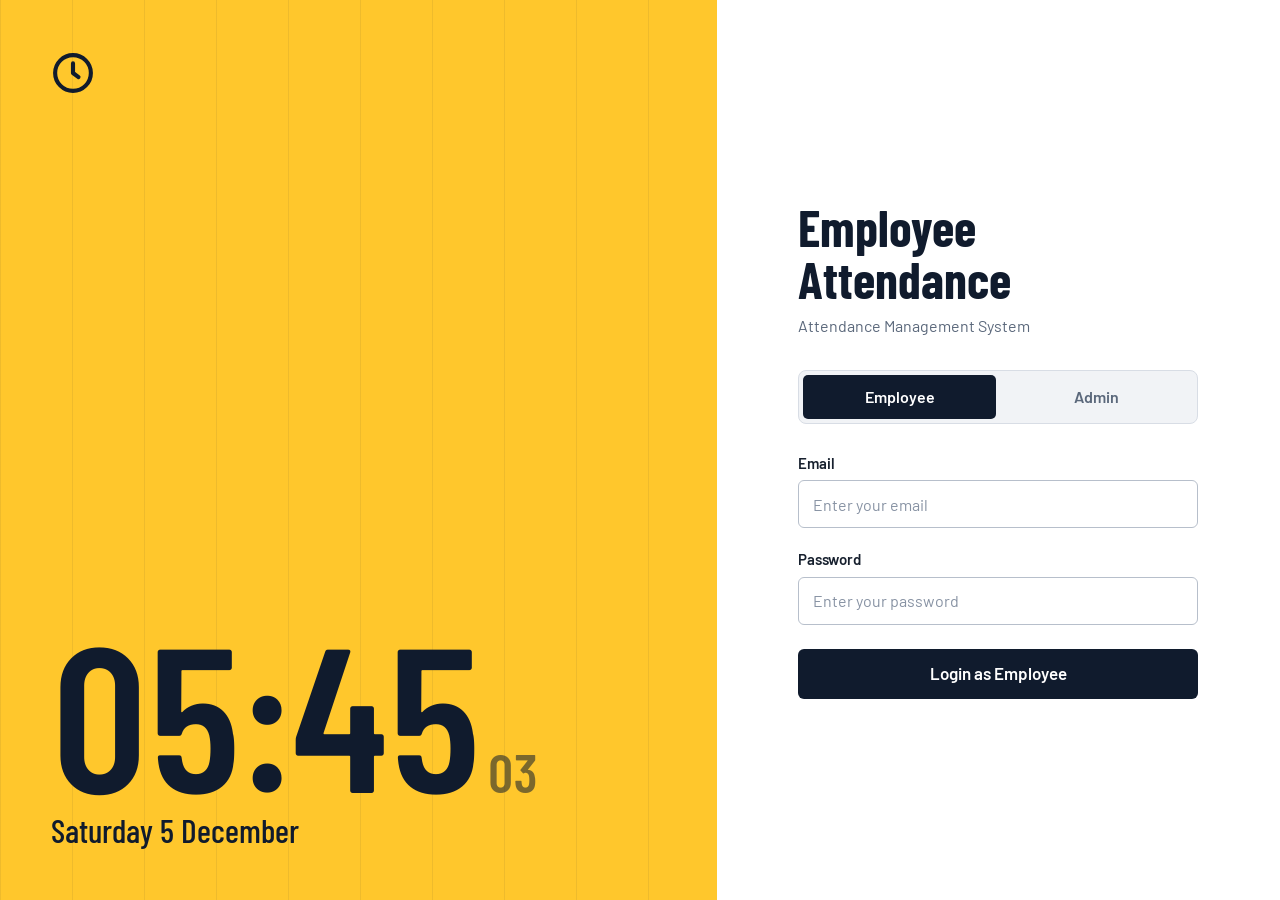
<file: frontend/index.html>
<!DOCTYPE html>
<html lang="en">

<head>

    <meta charset="UTF-8">

    <meta
        name="viewport"
        content="width=device-width, initial-scale=1.0"
    >

    <title>Employee Attendance System</title>

    <link rel="icon" href="data:image/svg+xml,%3Csvg xmlns='http://www.w3.org/2000/svg' viewBox='0 0 32 32'%3E%3Crect width='32' height='32' rx='7' fill='%23ffc72c'/%3E%3Ccircle cx='16' cy='16' r='9' fill='none' stroke='%23101b2d' stroke-width='3'/%3E%3Cpath d='M16 11v5l3 2' fill='none' stroke='%23101b2d' stroke-width='3' stroke-linecap='round'/%3E%3C/svg%3E">

    <link rel="preconnect" href="https://fonts.googleapis.com">
    <link rel="preconnect" href="https://fonts.gstatic.com" crossorigin>
    <link href="https://fonts.googleapis.com/css2?family=Barlow:wght@400;500;600&family=Barlow+Condensed:wght@500;600;700&display=swap" rel="stylesheet">

    <link rel="stylesheet" href="style.css">

</head>


<body>

    <div class="auth-shell">

        <!-- CLOCK PANEL -->

        <aside class="auth-aside">

            <svg class="brand-mark" viewBox="0 0 32 32" aria-hidden="true">
                <circle cx="16" cy="16" r="13" fill="none" stroke="currentColor" stroke-width="3"/>
                <path d="M16 9v7l4 3" fill="none" stroke="currentColor" stroke-width="3" stroke-linecap="round" stroke-linejoin="round"/>
            </svg>

            <div class="clock-block">

                <div class="clock" id="liveClock" aria-hidden="true">--:--</div>

                <p class="clock-date" id="liveDate"></p>

            </div>

        </aside>


        <!-- LOGIN -->

        <main class="auth-main">

            <div class="login-box">

                <h1>
                    Employee Attendance
                </h1>

                <p class="subtitle">
                    Attendance Management System
                </p>


                <!-- ROLE SELECTION -->

                <div class="role-selection">

                    <button
                        type="button"
                        id="employeeRoleBtn"
                        class="role-btn active"
                        onclick="showEmployeeLogin()"
                    >
                        Employee
                    </button>


                    <button
                        type="button"
                        id="adminRoleBtn"
                        class="role-btn"
                        onclick="showAdminLogin()"
                    >
                        Admin
                    </button>

                </div>



                <!-- =========================
                     EMPLOYEE LOGIN
                     ========================= -->

                <form id="loginForm">

                    <label for="email">
                        Email
                    </label>

                    <input
                        type="email"
                        id="email"
                        placeholder="Enter your email"
                        required
                    >


                    <label for="password">
                        Password
                    </label>

                    <input
                        type="password"
                        id="password"
                        placeholder="Enter your password"
                        required
                    >


                    <button
                        type="submit"
                        class="login-submit"
                    >
                        Login as Employee
                    </button>

                </form>



                <!-- =========================
                     ADMIN LOGIN
                     ========================= -->

                <form
                    id="adminLoginForm"
                    style="display: none;"
                >

                    <label for="adminUsername">
                        Admin Username
                    </label>

                    <input
                        type="text"
                        id="adminUsername"
                        placeholder="Enter admin username"
                    >


                    <label for="adminPassword">
                        Admin Password
                    </label>

                    <input
                        type="password"
                        id="adminPassword"
                        placeholder="Enter admin password"
                    >


                    <button
                        type="submit"
                        class="login-submit"
                    >
                        Login as Admin
                    </button>

                </form>


                <p id="message"></p>

            </div>

        </main>

    </div>


    <script src="clock.js"></script>
    <script src="script.js"></script>

</body>

</html>
</file>
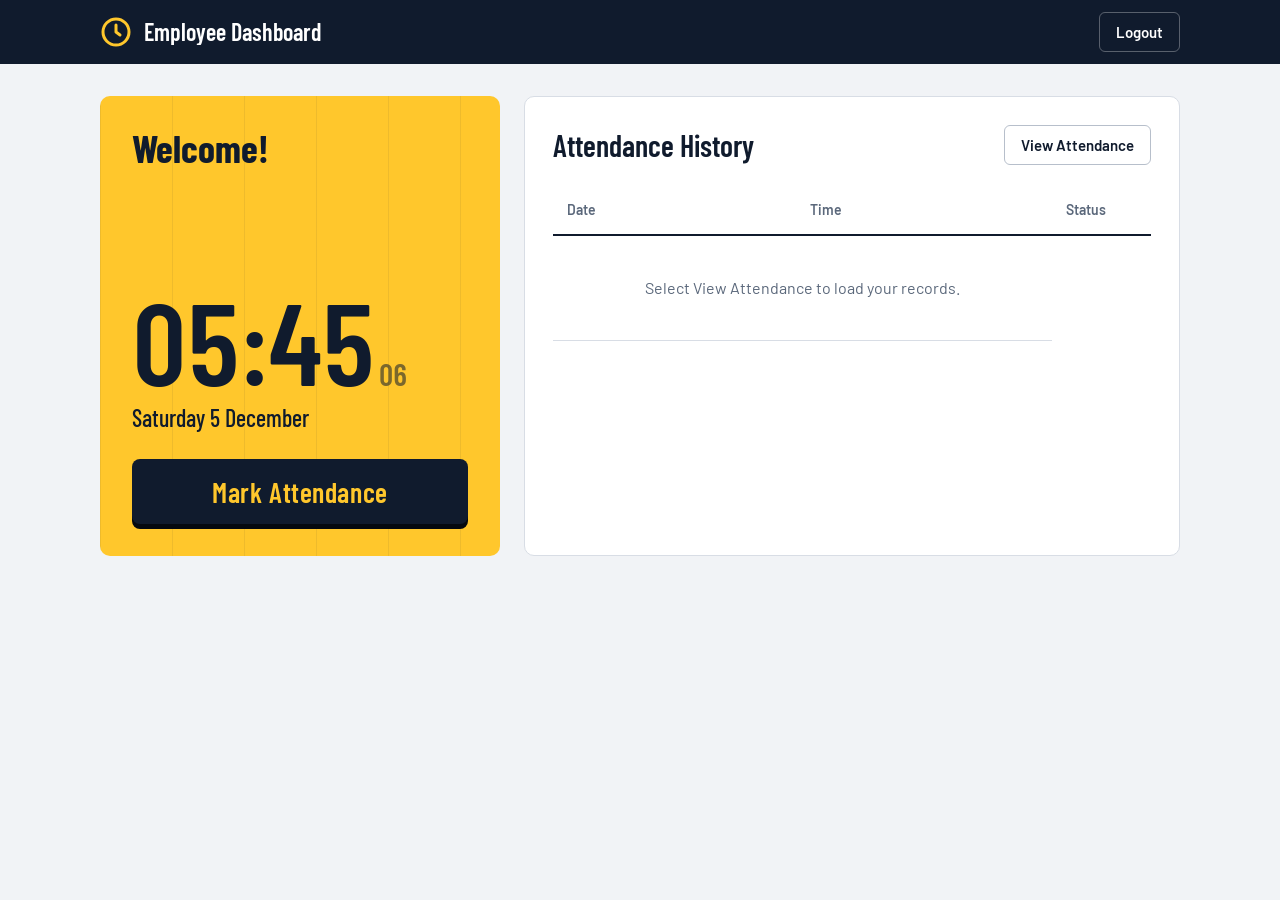
<file: frontend/employee.html>
<!DOCTYPE html>
<html lang="en">

<head>
    <meta charset="UTF-8">
    <meta name="viewport" content="width=device-width, initial-scale=1.0">

    <title>Employee Dashboard</title>

    <link rel="icon" href="data:image/svg+xml,%3Csvg xmlns='http://www.w3.org/2000/svg' viewBox='0 0 32 32'%3E%3Crect width='32' height='32' rx='7' fill='%23ffc72c'/%3E%3Ccircle cx='16' cy='16' r='9' fill='none' stroke='%23101b2d' stroke-width='3'/%3E%3Cpath d='M16 11v5l3 2' fill='none' stroke='%23101b2d' stroke-width='3' stroke-linecap='round'/%3E%3C/svg%3E">

    <link rel="preconnect" href="https://fonts.googleapis.com">
    <link rel="preconnect" href="https://fonts.gstatic.com" crossorigin>
    <link href="https://fonts.googleapis.com/css2?family=Barlow:wght@400;500;600&family=Barlow+Condensed:wght@500;600;700&display=swap" rel="stylesheet">

    <link rel="stylesheet" href="style.css">
</head>

<body>

    <header class="topbar">

        <div class="topbar-inner">

            <div class="brand">

                <svg class="brand-mark" viewBox="0 0 32 32" aria-hidden="true">
                    <circle cx="16" cy="16" r="13" fill="none" stroke="currentColor" stroke-width="3"/>
                    <path d="M16 9v7l4 3" fill="none" stroke="currentColor" stroke-width="3" stroke-linecap="round" stroke-linejoin="round"/>
                </svg>

                <h1>Employee Dashboard</h1>

            </div>

            <button type="button" class="btn btn-on-dark" onclick="logout()">
                Logout
            </button>

        </div>

    </header>


    <main class="dashboard">

        <section class="punch-panel">

            <p id="welcomeMessage" class="welcome-line">
                Welcome!
            </p>

            <div class="clock-block">

                <div class="clock" id="liveClock" aria-hidden="true">--:--</div>

                <p class="clock-date" id="liveDate"></p>

            </div>

            <div class="dashboard-buttons">

                <button type="button" class="punch-btn" onclick="markAttendance()">
                    Mark Attendance
                </button>

            </div>

            <p id="dashboardMessage"></p>

        </section>


        <section id="attendanceSection">

            <div class="section-header">

                <h2>Attendance History</h2>

                <button type="button" class="btn btn-outline" onclick="viewAttendance()">
                    View Attendance
                </button>

            </div>

            <div class="table-container">

                <table>

                    <thead>
                        <tr>
                            <th>Date</th>
                            <th>Time</th>
                            <th>Status</th>
                        </tr>
                    </thead>

                    <tbody id="attendanceTableBody">
                        <tr>
                            <td colspan="2">
                                Select View Attendance to load your records.
                            </td>
                        </tr>
                    </tbody>

                </table>

            </div>

        </section>

    </main>

    <script src="clock.js"></script>
    <script src="script.js"></script>

</body>

</html>
</file>
<file: frontend/style.css>
/* ==========================================================
   Employee Attendance System
   Look: a factory time clock. Signal yellow, ink navy,
   Barlow (highway-sign type) with its condensed cut for
   numbers and headings.
   ========================================================== */

:root {
    --ink: #101b2d;
    --ink-soft: #24344d;
    --signal: #ffc72c;
    --paper: #f1f3f6;
    --surface: #ffffff;
    --line: #d8dde5;
    --field: #b7bfcb;
    --text: #17202e;
    --muted: #5b687b;

    --ok: #0d704f;
    --ok-bg: #dcf2e8;
    --bad: #b1222b;
    --bad-bg: #fbe2e3;

    --font-body: "Barlow", system-ui, -apple-system, "Segoe UI", Roboto, Arial, sans-serif;
    --font-display: "Barlow Condensed", "Arial Narrow", "Barlow", system-ui, sans-serif;

    --radius-sm: 6px;
    --radius-lg: 10px;

    --wrap: 1160px;
    --gutter: clamp(16px, 4vw, 40px);

    /* faint column ruling, like a paper time card */
    --ruling: repeating-linear-gradient(
        90deg,
        rgba(16, 27, 45, 0.07) 0 1px,
        transparent 1px 72px
    );

    color-scheme: light;
}


/* =========================
   BASE
   ========================= */

* {
    margin: 0;
    padding: 0;
    box-sizing: border-box;
}

body {
    min-height: 100vh;

    font-family: var(--font-body);
    font-size: 1rem;
    line-height: 1.5;

    color: var(--text);
    background: var(--paper);

    -webkit-font-smoothing: antialiased;
}

button,
input,
select {
    font: inherit;
    color: inherit;
}

button {
    cursor: pointer;
}

:focus-visible {
    outline: 3px solid var(--ink);
    outline-offset: 3px;
}

.topbar :focus-visible {
    outline-color: var(--signal);
}


/* =========================
   BUTTONS
   ========================= */

.btn {
    display: inline-flex;
    align-items: center;
    justify-content: center;

    height: 40px;
    padding: 0 16px;

    border: 1px solid transparent;
    border-radius: var(--radius-sm);

    font-size: 0.9375rem;
    font-weight: 600;
    white-space: nowrap;

    transition:
        background-color 0.15s,
        border-color 0.15s,
        color 0.15s;
}

.btn:active {
    transform: translateY(1px);
}

.btn-solid {
    background: var(--ink);
    color: #fff;
}

.btn-solid:hover {
    background: var(--ink-soft);
}

.btn-outline {
    background: var(--surface);
    border-color: var(--field);
    color: var(--ink);
}

.btn-outline:hover {
    border-color: var(--ink);
}

.btn-on-dark {
    background: transparent;
    border-color: rgba(255, 255, 255, 0.3);
    color: #fff;
}

.btn-on-dark:hover {
    background: rgba(255, 255, 255, 0.1);
    border-color: rgba(255, 255, 255, 0.55);
}


/* =========================
   CLOCK (login + employee)
   ========================= */

.clock {
    font-family: var(--font-display);
    font-size: clamp(6rem, 16vw, 14rem);
    font-weight: 600;
    line-height: 0.8;
    letter-spacing: -0.01em;
    font-variant-numeric: tabular-nums;
    white-space: nowrap;
}

.clock .colon {
    animation: colon-blink 1s step-end infinite;
}

.clock .seconds {
    margin-left: 0.14em;

    font-size: 0.26em;
    letter-spacing: 0;
    opacity: 0.55;
}

.clock-date {
    margin-top: 18px;

    font-family: var(--font-display);
    font-size: clamp(1.5rem, 2.6vw, 2.25rem);
    font-weight: 500;
    line-height: 1.1;
}

@keyframes colon-blink {
    0%,
    49% {
        opacity: 1;
    }
    50%,
    100% {
        opacity: 0.15;
    }
}

.brand-mark {
    flex: none;

    width: 44px;
    height: 44px;
}


/* =========================
   AUTH SCREENS
   (index.html + admin login)
   ========================= */

.auth-shell {
    display: flex;
    min-height: 100vh;
}

.auth-aside {
    flex: 1 1 56%;

    display: flex;
    flex-direction: column;
    justify-content: space-between;

    padding: clamp(28px, 4vw, 56px);

    background-color: var(--signal);
    background-image: var(--ruling);
    color: var(--ink);

    overflow: hidden;
}

.auth-main {
    flex: 1 1 44%;

    display: flex;
    align-items: center;
    justify-content: center;

    padding: 40px clamp(24px, 5vw, 72px);

    background: var(--surface);
}

.login-box {
    width: 100%;
    max-width: 400px;
}

.login-box h1 {
    font-family: var(--font-display);
    font-size: clamp(2.5rem, 4vw, 3.25rem);
    font-weight: 700;
    line-height: 1;

    color: var(--ink);
}

.subtitle,
.login-box > p:not([id]) {
    margin-top: 10px;
    margin-bottom: 32px;

    color: var(--muted);
}

.login-box label {
    display: block;
    margin-bottom: 6px;

    font-size: 0.9375rem;
    font-weight: 600;
}

.login-box input {
    width: 100%;
    height: 48px;
    margin-bottom: 20px;
    padding: 0 14px;

    border: 1px solid var(--field);
    border-radius: var(--radius-sm);

    background: #fff;
    color: var(--text);

    transition:
        border-color 0.15s,
        box-shadow 0.15s;
}

.login-box input::placeholder {
    color: #8792a3;
}

.login-box input:focus,
.controls input:focus,
.controls select:focus {
    outline: 2px solid transparent;
    border-color: var(--ink);
    box-shadow: 0 0 0 4px var(--signal);
}

.login-submit {
    width: 100%;
    height: 50px;
    margin-top: 4px;

    border: 0;
    border-radius: var(--radius-sm);

    background: var(--ink);
    color: #fff;

    font-size: 1.0625rem;
    font-weight: 600;

    transition: background-color 0.15s;
}

.login-submit:hover {
    background: var(--ink-soft);
}

.login-submit:active {
    transform: translateY(1px);
}


/* ---- role switch ---- */

.role-selection {
    display: grid;
    grid-template-columns: 1fr 1fr;
    gap: 4px;

    margin-bottom: 28px;
    padding: 4px;

    border: 1px solid var(--line);
    border-radius: 8px;

    background: var(--paper);
}

.role-btn {
    padding: 10px 12px;

    border: 0;
    border-radius: 5px;

    background: transparent;
    color: var(--muted);

    font-weight: 600;

    transition:
        background-color 0.15s,
        color 0.15s;
}

.role-btn:hover {
    color: var(--ink);
}

.role-btn.active,
.role-btn.active:hover {
    background: var(--ink);
    color: #fff;
}


/* =========================
   TOP BAR (employee + admin)
   ========================= */

.topbar {
    background: var(--ink);
    color: #fff;
}

.topbar-inner {
    display: flex;
    align-items: center;
    justify-content: space-between;
    gap: 16px;

    height: 64px;
}

.brand {
    display: flex;
    align-items: center;
    gap: 12px;

    min-width: 0;

    color: var(--signal);
}

.brand .brand-mark {
    width: 32px;
    height: 32px;
}

.brand h1 {
    color: #fff;

    font-family: var(--font-display);
    font-size: 1.5rem;
    font-weight: 600;
    line-height: 1.1;

    overflow: hidden;
    text-overflow: ellipsis;
    white-space: nowrap;
}


/* shared page width */

.topbar-inner,
.dashboard,
.container,
.overview-inner {
    width: 100%;
    max-width: var(--wrap);
    margin-inline: auto;
    padding-inline: var(--gutter);
}


/* =========================
   EMPLOYEE DASHBOARD
   ========================= */

.dashboard {
    display: grid;
    grid-template-columns: minmax(300px, 400px) 1fr;
    gap: 24px;
    align-items: stretch;

    padding-block: 32px 56px;
}

.punch-panel {
    display: flex;
    flex-direction: column;

    min-height: 460px;
    padding: clamp(24px, 3vw, 32px);

    border-radius: var(--radius-lg);

    background-color: var(--signal);
    background-image: var(--ruling);
    color: var(--ink);
}

.welcome-line {
    font-family: var(--font-display);
    font-size: clamp(2rem, 3vw, 2.5rem);
    font-weight: 700;
    line-height: 1.05;

    overflow-wrap: anywhere;
}

.punch-panel .clock-block {
    margin-top: auto;
    padding-top: 32px;
}

.punch-panel .clock {
    font-size: clamp(5.5rem, 9vw, 7.5rem);
}

.punch-panel .clock-date {
    font-size: 1.5rem;
}

.dashboard-buttons {
    margin-top: 28px;
}

/* the one tactile thing on the page: a punch key */

.punch-btn {
    width: 100%;
    padding: 18px 24px 16px;

    border: 0;
    border-radius: 8px;

    background: var(--ink);
    color: var(--signal);

    font-family: var(--font-display);
    font-size: 1.75rem;
    font-weight: 600;
    letter-spacing: 0.02em;
    line-height: 1.1;

    box-shadow: 0 5px 0 #05090f;

    transition:
        transform 0.08s,
        box-shadow 0.08s,
        background-color 0.15s;
}

.punch-btn:hover {
    background: var(--ink-soft);
}

.punch-btn:active {
    transform: translateY(4px);
    box-shadow: 0 1px 0 #05090f;
}

/* attendance already marked for the day */

.punch-btn:disabled,
.punch-btn:disabled:hover,
.punch-btn:disabled:active {
    background: var(--muted);
    color: var(--line);
    box-shadow: 0 1px 0 #05090f;
    transform: translateY(4px);
    cursor: not-allowed;
}


/* =========================
   ADMIN OVERVIEW BAND
   ========================= */

#adminDashboard {
    display: none;

    min-height: 100vh;
}

.overview {
    padding-block: clamp(28px, 4vw, 44px) clamp(20px, 3vw, 28px);

    background-color: var(--signal);
    background-image: var(--ruling);
    color: var(--ink);
}

.welcome h2 {
    font-family: var(--font-display);
    font-size: clamp(2.25rem, 4.5vw, 3.25rem);
    font-weight: 700;
    line-height: 1;
}

.welcome p {
    margin-top: 8px;

    color: rgba(16, 27, 45, 0.75);
}

.stats {
    display: grid;
    grid-template-columns: repeat(4, 1fr);

    margin-top: 32px;

    border-top: 2px solid var(--ink);
}

.stat-card {
    padding: 18px 20px 4px;

    border-left: 1px solid rgba(16, 27, 45, 0.25);
}

.stat-card:first-child {
    padding-left: 0;

    border-left: 0;
}

.stat-card h3 {
    color: rgba(16, 27, 45, 0.75);

    font-size: 0.9375rem;
    font-weight: 600;
}

.stat-card .number {
    margin-top: 6px;

    font-family: var(--font-display);
    font-size: clamp(3rem, 6vw, 4.75rem);
    font-weight: 600;
    line-height: 1;
    font-variant-numeric: tabular-nums;
}

.container {
    padding-block: 32px 56px;
}


/* =========================
   PANELS
   ========================= */

.section,
#attendanceSection {
    padding: clamp(18px, 3vw, 28px);

    border: 1px solid var(--line);
    border-radius: var(--radius-lg);

    background: var(--surface);
}

.section + .section {
    margin-top: 24px;
}

.late {
    background: #fff1cc;
    color: #8a5a00;
}

.section-header {
    display: flex;
    flex-wrap: wrap;
    align-items: center;
    justify-content: space-between;
    gap: 16px;

    margin-bottom: 20px;
}

.section-header h2,
#attendanceSection h2 {
    color: var(--ink);

    font-family: var(--font-display);
    font-size: 1.875rem;
    font-weight: 600;
    line-height: 1.1;
}


/* ---- controls ---- */

.controls {
    display: flex;
    flex-wrap: wrap;
    gap: 10px;
}

.controls input,
.controls select {
    height: 40px;
    padding: 0 12px;

    border: 1px solid var(--field);
    border-radius: var(--radius-sm);

    background: #fff;
    font-size: 0.9375rem;

    transition:
        border-color 0.15s,
        box-shadow 0.15s;
}


/* =========================
   TABLES
   ========================= */

.table-container {
    overflow-x: auto;
}

table {
    width: 100%;
    border-collapse: collapse;

    font-variant-numeric: tabular-nums;
}

th,
td {
    padding: 14px;

    text-align: left;
}

thead th {
    border-bottom: 2px solid var(--ink);

    color: var(--muted);

    font-size: 0.875rem;
    font-weight: 600;
    white-space: nowrap;
}

tbody td {
    border-bottom: 1px solid var(--line);
}

tbody tr:hover td {
    background: #f7f8fa;
}

/* empty / error rows (colspan cells) */

td[colspan],
.empty-message {
    padding: 40px 14px;

    color: var(--muted);
    text-align: center;
}

tbody tr:hover td[colspan],
tbody tr:hover td.empty-message {
    background: transparent;
}


/* ---- status pills ---- */

.status {
    display: inline-flex;
    align-items: center;
    gap: 8px;

    padding: 3px 12px 3px 9px;

    border-radius: 999px;

    font-size: 0.875rem;
    font-weight: 600;
}

.status::before {
    content: "";

    width: 7px;
    height: 7px;

    border-radius: 50%;

    background: currentColor;
}

.present {
    background: var(--ok-bg);
    color: var(--ok);
}

.absent {
    background: var(--bad-bg);
    color: var(--bad);
}


/* =========================
   MESSAGES
   (script.js sets inline red / green colours)
   ========================= */

#message,
#loginMessage,
#dashboardMessage {
    font-size: 0.9375rem;
    font-weight: 600;
    line-height: 1.4;
    text-align: left;
}

#message:not(:empty),
#loginMessage:not(:empty),
#dashboardMessage:not(:empty) {
    margin-top: 16px;
    padding: 12px 14px;

    border-left: 4px solid currentColor;
    border-radius: 0 var(--radius-sm) var(--radius-sm) 0;

    background: var(--paper);

    animation: notice-in 0.25s ease-out;
}

#dashboardMessage:not(:empty) {
    background: #fff;
}

#message[style*="red"],
#loginMessage[style*="red"],
#dashboardMessage[style*="red"] {
    color: var(--bad) !important;
}

#message[style*="green"],
#loginMessage[style*="green"],
#dashboardMessage[style*="green"] {
    color: var(--ok) !important;
}

@keyframes notice-in {
    from {
        opacity: 0;
        transform: translateY(6px);
    }
}


/* =========================
   RESPONSIVE
   ========================= */

@media (max-width: 860px) {

    .auth-shell {
        flex-direction: column;
    }

    .auth-aside {
        flex: none;
        gap: 32px;

        padding: 24px var(--gutter) 28px;
    }

    .auth-aside .clock {
        font-size: clamp(4.5rem, 22vw, 7rem);
    }

    .auth-main {
        flex: 1;
        align-items: flex-start;

        padding-block: 36px 48px;
    }

    .dashboard {
        grid-template-columns: 1fr;
    }

    .punch-panel {
        min-height: 0;
    }

    .stats {
        grid-template-columns: repeat(2, 1fr);
    }

    .stat-card:nth-child(odd) {
        padding-left: 0;

        border-left: 0;
    }

    .stat-card:nth-child(n + 3) {
        margin-top: 14px;

        border-top: 1px solid rgba(16, 27, 45, 0.25);
    }

}

@media (max-width: 520px) {

    .brand h1 {
        font-size: 1.25rem;
    }

    .controls {
        width: 100%;
    }

    .controls > * {
        flex: 1 1 140px;
    }

}

@media (prefers-reduced-motion: reduce) {

    *,
    *::before,
    *::after {
        animation: none !important;
        transition: none !important;
    }

}
</file>
